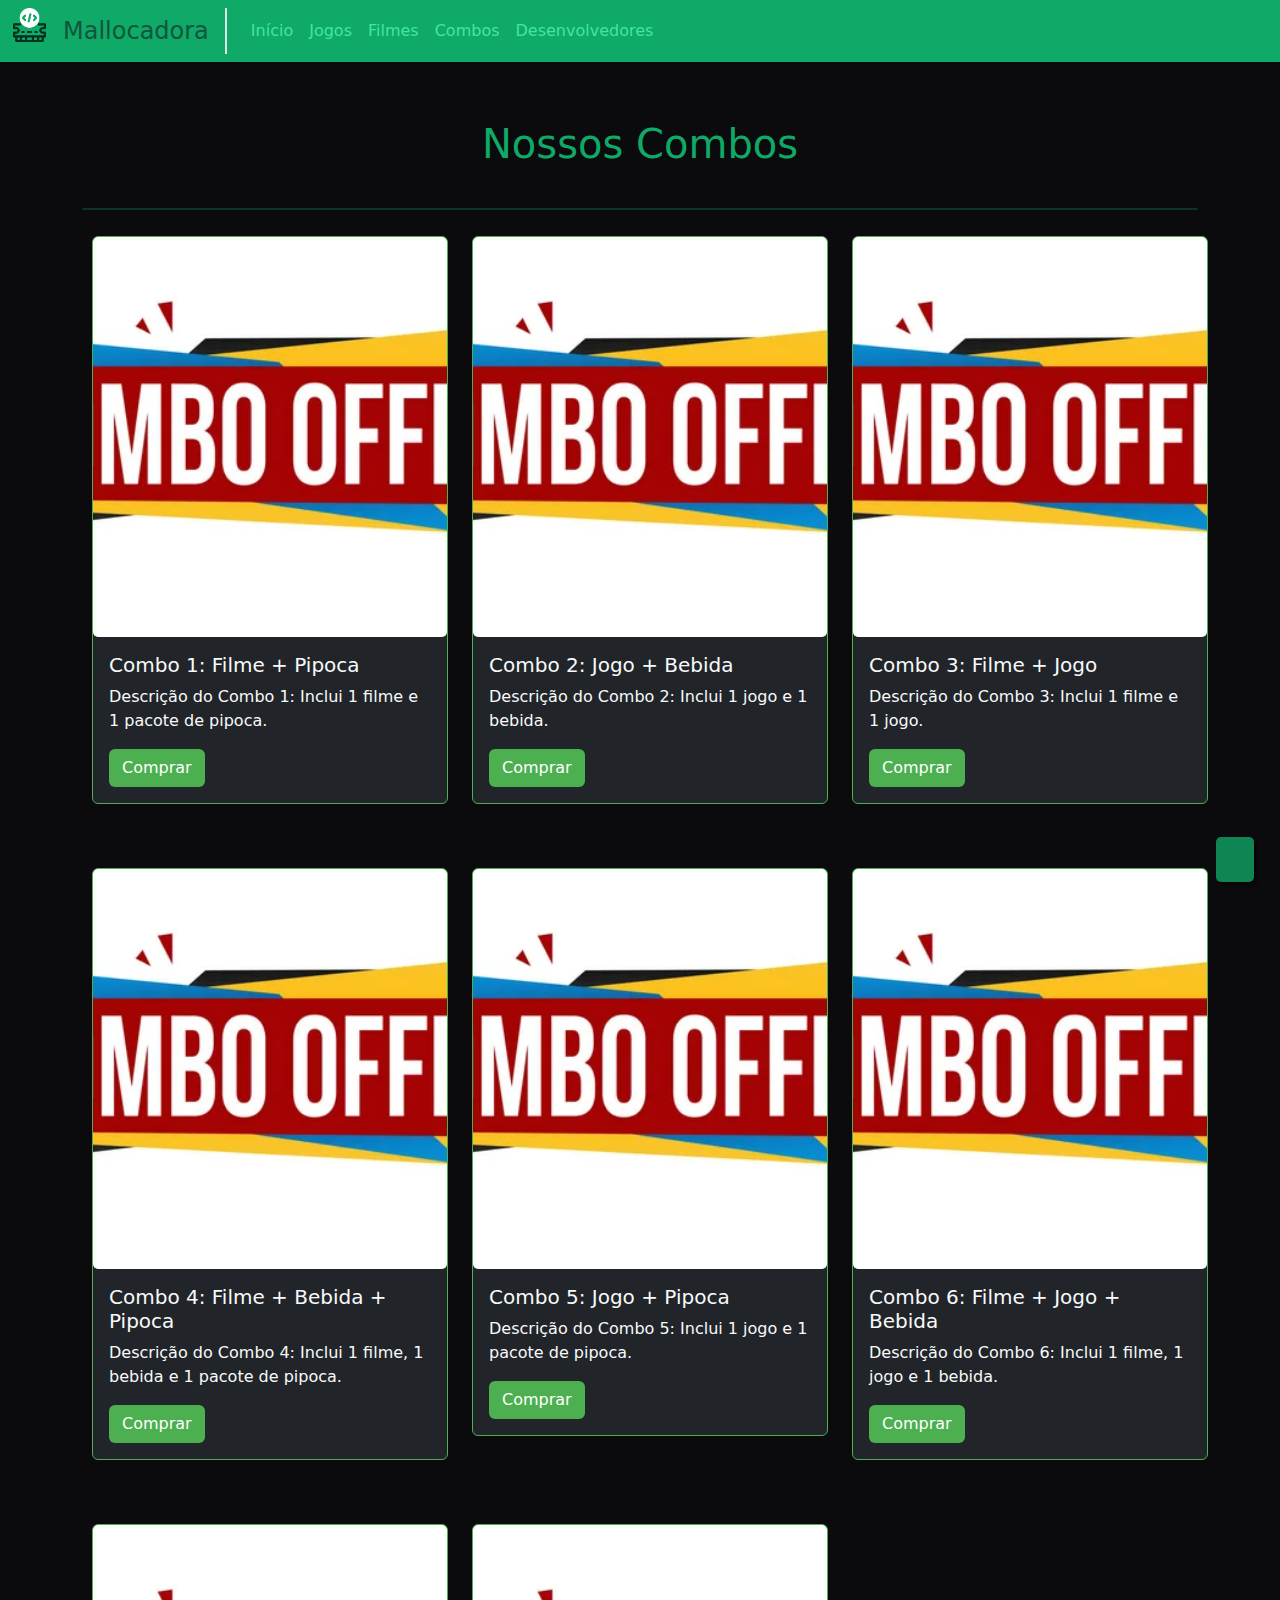
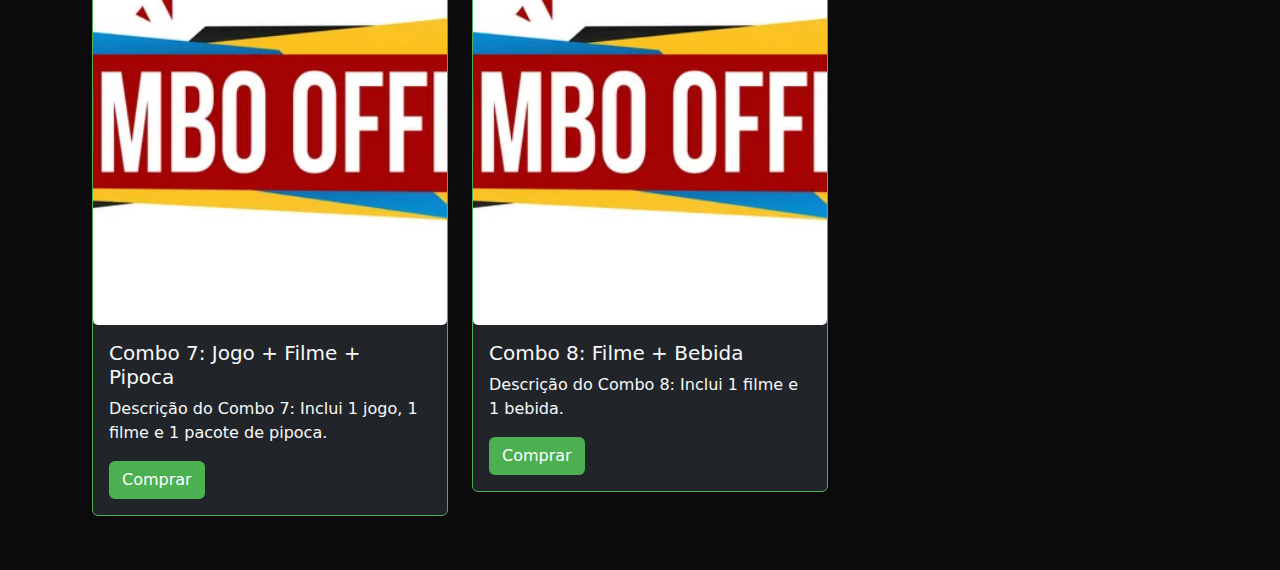
<file: src/view/combos.html>
<!doctype html>
<html lang="pt-br">

<head>
    <meta charset="utf-8">
    <meta name="viewport" content="width=device-width, initial-scale=1">
    <title>Mallocadora - Combos</title>
    <link href="https://cdn.jsdelivr.net/npm/bootstrap@5.3.3/dist/css/bootstrap.min.css" rel="stylesheet" integrity="sha384-QWTKZyjpPEjISv5WaRU9OFeRpok6YctnYmDr5pNlyT2bRjXh0JMhjY6hW+ALEwIH" crossorigin="anonymous">
    <link rel="stylesheet" href="../assets/css/cores.css">
    <link rel="stylesheet" href="../assets/css/index.css">
    <link rel="stylesheet" href="../assets/css/utilities.css">
    <link rel="icon" href="../assets/img/icons/mallocadora.png">
    <style>
        .card-midias img {
            height: 400px; /* Ajuste a altura conforme necessário */
            object-fit: cover; /* Garante que a imagem cubra totalmente o contêiner */
            width: 100%;
        }
        .card {
            margin-bottom: 30px;
        }
    </style>
</head>

<body class="bg-fundo-escuro">
    <header>
        <nav class="navbar navbar-expand-lg bg-verde-principal fixed-top">
            <div class="container-fluid">
                <div class="d-flex justify-items-center">
                    <div>
                        <img src="../assets/img/icons/mallocadora.png" alt="logo da mallocadora" id="logo-navbar">
                    </div>
                    <a class="fs-4 ps-3 navbar-brand text-verde-escuro-medio border border-2 border-start-0 border-top-0 border-bottom-0 pe-3" href="index.html">Mallocadora</a>
                </div>
                <button class="navbar-toggler" type="button" data-bs-toggle="collapse" data-bs-target="#navbarNavAltMarkup" aria-controls="navbarNavAltMarkup" aria-expanded="false" aria-label="Toggle navigation">
                    <span class="navbar-toggler-icon"></span>
                </button>
                <div class="collapse navbar-collapse" id="navbarNavAltMarkup">
                    <div class="navbar-nav" id="links-navbar">
                        <a class="nav-link" aria-current="page" href="index.html">Início</a>
                        <a class="nav-link" href="jogos.html">Jogos</a>
                        <a class="nav-link" href="filmes.html">Filmes</a>
                        <a class="nav-link" href="combos.html">Combos</a>
                        <a class="nav-link active" href="desenvolvedores.html">Desenvolvedores</a>
                    </div>
                </div>
            </div>
        </nav>
        <button class="bg-verde-principal-escuro" id="carrinho" onclick="comutarItensCarrinho()">
            <lord-icon src="https://cdn.lordicon.com/odavpkmb.json" trigger="hover"
                colors="primary:#effef7,secondary:#0fa968">
            </lord-icon>
        </button>
    </header>

    <main class="text-verde-principal mt-5 pt-5">
        <div class="container">
            <h1 class="text-center py-4">Nossos Combos</h1>
            <hr class="text-verde-principal border-2 rounded">
            <div class="row">
                <!-- Card de Combo 1 -->
                <div class="col-md-4 mb-4">
                    <div class="card bg-dark text-light position-relative card-midias">
                        <img src="../assets/img/combos/combo-1.jpg" class="card-img-top" alt="Combo 1">
                        <div class="card-body">
                            <h5 class="card-title">Combo 1: Filme + Pipoca</h5>
                            <p class="card-text">Descrição do Combo 1: Inclui 1 filme e 1 pacote de pipoca.</p>
                            <a class="btn btn-verde-principal" onclick="adicionarItemCarrinho('Combo 1', 45)">Comprar</a>
                        </div>
                    </div>
                </div>
                <!-- Card de Combo 2 -->
                <div class="col-md-4 mb-4">
                    <div class="card bg-dark text-light position-relative card-midias">
                        <img src="../assets/img/combos/combo-1.jpg" class="card-img-top" alt="Combo 2">
                        <div class="card-body">
                            <h5 class="card-title">Combo 2: Jogo + Bebida</h5>
                            <p class="card-text">Descrição do Combo 2: Inclui 1 jogo e 1 bebida.</p>
                            <a class="btn btn-verde-principal" onclick="adicionarItemCarrinho('Combo 2', 45)">Comprar</a>
                        </div>
                    </div>
                </div>
                <!-- Card de Combo 3 -->
                <div class="col-md-4 mb-4">
                    <div class="card bg-dark text-light position-relative card-midias">
                        <img src="../assets/img/combos/combo-1.jpg" class="card-img-top" alt="Combo 3">
                        <div class="card-body">
                            <h5 class="card-title">Combo 3: Filme + Jogo</h5>
                            <p class="card-text">Descrição do Combo 3: Inclui 1 filme e 1 jogo.</p>
                            <a class="btn btn-verde-principal" onclick="adicionarItemCarrinho('Combo 3', 55)">Comprar</a>
                        </div>
                    </div>
                </div>
                <!-- Card de Combo 4 -->
                <div class="col-md-4 mb-4">
                    <div class="card bg-dark text-light position-relative card-midias">
                        <img src="../assets/img/combos/combo-1.jpg" class="card-img-top" alt="Combo 4">
                        <div class="card-body">
                            <h5 class="card-title">Combo 4: Filme + Bebida + Pipoca</h5>
                            <p class="card-text">Descrição do Combo 4: Inclui 1 filme, 1 bebida e 1 pacote de pipoca.</p>
                            <a class="btn btn-verde-principal" onclick="adicionarItemCarrinho('Combo 4', 53)">Comprar</a>
                        </div>
                    </div>
                </div>
                <!-- Card de Combo 5 -->
                <div class="col-md-4 mb-4">
                    <div class="card bg-dark text-light position-relative card-midias">
                        <img src="../assets/img/combos/combo-1.jpg" class="card-img-top" alt="Combo 5">
                        <div class="card-body">
                            <h5 class="card-title">Combo 5: Jogo + Pipoca</h5>
                            <p class="card-text">Descrição do Combo 5: Inclui 1 jogo e 1 pacote de pipoca.</p>
                            <a class="btn btn-verde-principal" onclick="adicionarItemCarrinho('Combo 5', 50)">Comprar</a>
                        </div>
                    </div>
                </div>
                <!-- Card de Combo 6 -->
                <div class="col-md-4 mb-4">
                    <div class="card bg-dark text-light position-relative card-midias">
                        <img src="../assets/img/combos/combo-1.jpg" class="card-img-top" alt="Combo 6">
                        <div class="card-body">
                            <h5 class="card-title">Combo 6: Filme + Jogo + Bebida</h5>
                            <p class="card-text">Descrição do Combo 6: Inclui 1 filme, 1 jogo e 1 bebida.</p>
                            <a class="btn btn-verde-principal" onclick="adicionarItemCarrinho('Combo 6', 60)">Comprar</a>
                        </div>
                    </div>
                </div>
                <!-- Card de Combo 7 -->
                <div class="col-md-4 mb-4">
                    <div class="card bg-dark text-light position-relative card-midias">
                        <img src="../assets/img/combos/combo-1.jpg" class="card-img-top" alt="Combo 7">
                        <div class="card-body">
                            <h5 class="card-title">Combo 7: Jogo + Filme + Pipoca</h5>
                            <p class="card-text">Descrição do Combo 7: Inclui 1 jogo, 1 filme e 1 pacote de pipoca.</p>
                            <a class="btn btn-verde-principal" onclick="adicionarItemCarrinho('Combo 7', 62)">Comprar</a>
                        </div>
                    </div>
                </div>
                <!-- Card de Combo 8 -->
                <div class="col-md-4 mb-4">
                    <div class="card bg-dark text-light position-relative card-midias">
                        <img src="../assets/img/combos/combo-1.jpg" class="card-img-top" alt="Combo 8">
                        <div class="card-body">
                            <h5 class="card-title">Combo 8: Filme + Bebida</h5>
                            <p class="card-text">Descrição do Combo 8: Inclui 1 filme e 1 bebida.</p>
                            <a class="btn btn-verde-principal" onclick="adicionarItemCarrinho('Combo 8', 45)">Comprar</a>
                        </div>
                    </div>
                </div>
    </main>
            <aside class="bg-dark position-fixed d-inline-block" id="itens-carrinho">
                <button class="d-inline-block position-absolute"                        
                        id="fechar-itens-carrinho"
                        onclick="comutarItensCarrinho()">
                    <img src="../assets/img/icons/fechar.svg" alt="">
                </button>
                <h2 class="text-verde-claro text-center">Itens Alugados</h2>
                <hr>
                <ol id="lista-itens-alugados" class="overflow-y-scroll h-50">
                </ol>
                <hr>
                <div id="totais">
                    <p class="fs-2">Total: R$ <span class="text-verde-claro fw-bold" id="total-itens-alugados">0</span></p>
                </div>
            </aside>
            <footer>
        
            </footer>
            <script src="https://cdn.jsdelivr.net/npm/bootstrap@5.3.3/dist/js/bootstrap.bundle.min.js"
                integrity="sha384-YvpcrYf0tY3lHB60NNkmXc5s9fDVZLESaAA55NDzOxhy9GkcIdslK1eN7N6jIeHz"
                crossorigin="anonymous"></script>
            <script src="../js/index.js"></script>
            <script src="https://cdn.lordicon.com/lordicon.js"></script>
</body>
        
</html>
</file>
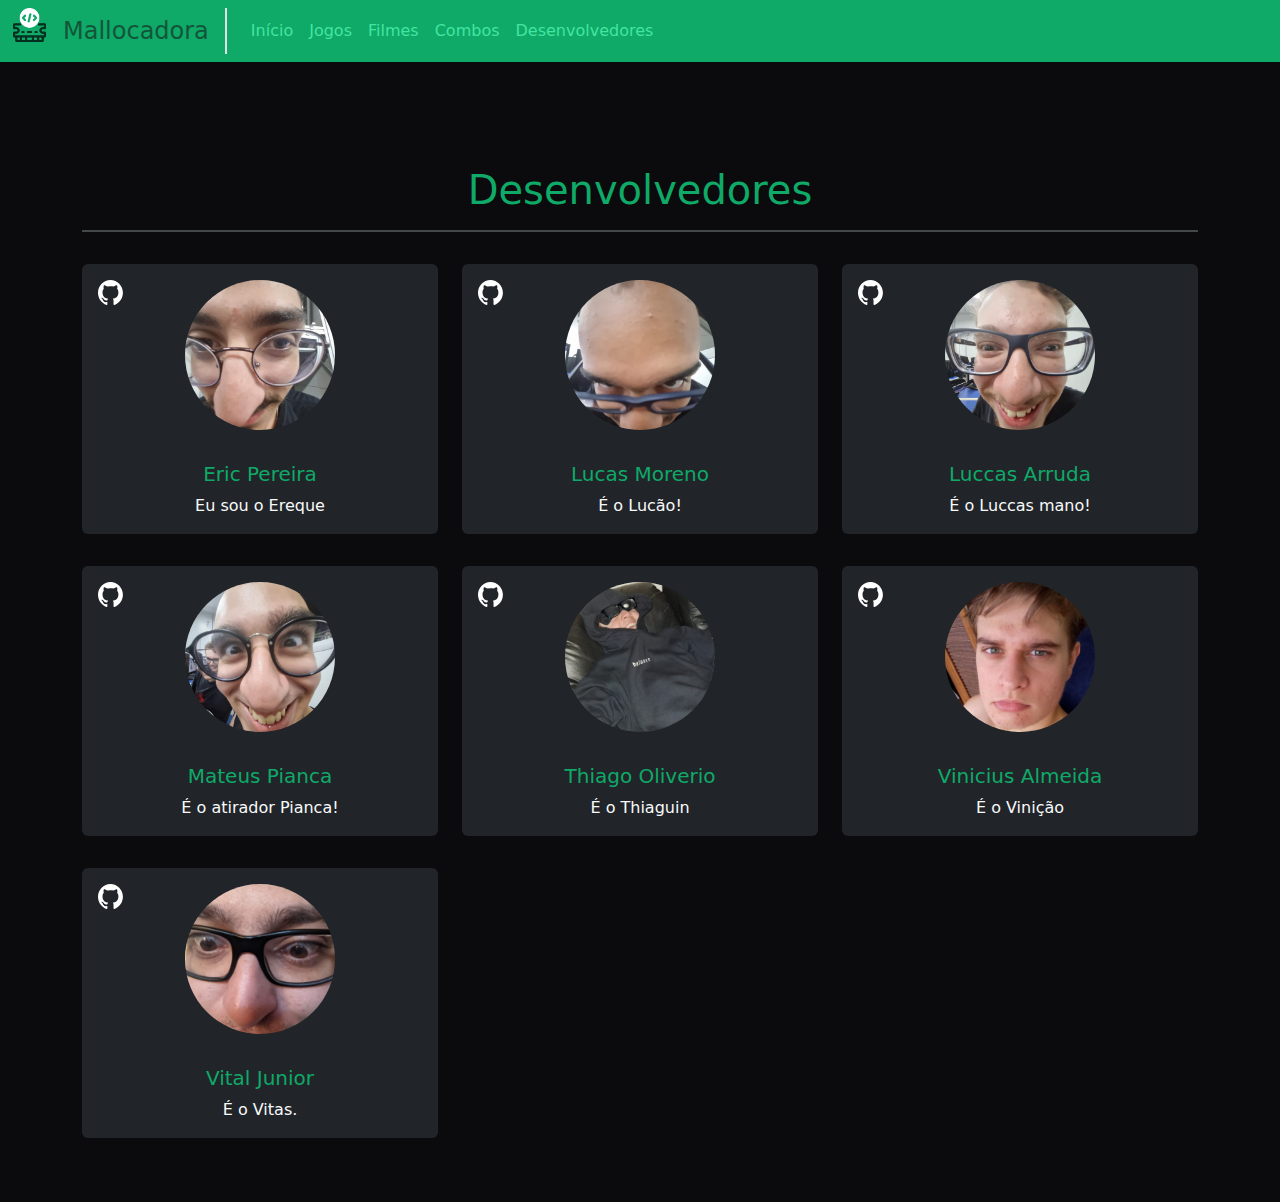
<file: src/view/desenvolvedores.html>
<!doctype html>
<html lang="pt-br">

<head>
    <meta charset="utf-8">
    <meta name="viewport" content="width=device-width, initial-scale=1">
    <title>Mallocadora - Desenvolvedores</title>
    <link href="https://cdn.jsdelivr.net/npm/bootstrap@5.3.3/dist/css/bootstrap.min.css" rel="stylesheet" integrity="sha384-QWTKZyjpPEjISv5WaRU9OFeRpok6YctnYmDr5pNlyT2bRjXh0JMhjY6hW+ALEwIH" crossorigin="anonymous">
    <link rel="stylesheet" href="../assets/css/cores.css">
    <link rel="stylesheet" href="../assets/css/index.css">
    <link rel="stylesheet" href="../assets/css/utilities.css">
    <link rel="stylesheet" href="../assets/css/desenvolvedores.css">
    <link rel="icon" href="../assets/img/icons/mallocadora.png">
</head>

<body class="bg-fundo-escuro">
    <header>
        <nav class="navbar navbar-expand-lg bg-verde-principal fixed-top d-flex">
            <div class="container-fluid">
                <div class="d-flex justify-items-center">
                    <div>
                        <img src="../assets/img/icons/mallocadora.png" alt="logo da mallocadora" id="logo-navbar">
                    </div>
                    <a class="fs-4 ps-3 navbar-brand text-verde-escuro-medio border border-2 border-start-0 border-top-0 border-bottom-0 pe-3"
                        href="../view/index.html">Mallocadora</a>
                </div>
                <button class="navbar-toggler" type="button" data-bs-toggle="collapse" data-bs-target="#navbarNavAltMarkup"
                    aria-controls="navbarNavAltMarkup" aria-expanded="false" aria-label="Toggle navigation">
                    <span class="navbar-toggler-icon"></span>
                </button>
                <div class="collapse navbar-collapse" id="navbarNavAltMarkup">
                    <div class="navbar-nav" id="links-navbar">
                        <a class="nav-link" aria-current="page" href="index.html">Início</a>
                        <a class="nav-link" href="jogos.html">Jogos</a>
                        <a class="nav-link" href="filmes.html">Filmes</a>
                        <a class="nav-link" href="combos.html">Combos</a>
                        <a class="nav-link active" href="desenvolvedores.html">Desenvolvedores</a>
                    </div>
                </div>
            </div>
        </nav>
    </header>
    <main class="text-verde-principal container py-5">
        <h1 class="text-center pt-5">Desenvolvedores</h1>
        <hr class="border-2 text-verde-muito-claro">
        <div class="row">
            <!-- Desenvolvedor 1 -->
            <div class="col-lg-4 col-md-6 col-sm-12 my-3 position-relative">
                <div class="card bg-dark text-light card-dev border-0">
                    <img src="../assets/img/desenvolvedores/dev1.jpg" class="card-img-top rounded-circle mx-auto my-3" alt="Desenvolvedor 1" style="width: 150px; height: 150px;">
                    <div class="card-body text-center">
                        <h5 class="card-title text-verde-principal">Eric Pereira</h5>
                        <p class="card-text">Eu sou o Ereque</p>
                    </div>
                    <a  href="https://github.com/eusouoereque" 
                        class="position-absolute links-github m-3" 
                        target="_blank">
                        <img src="../assets/img/icons/github-branco.svg" alt="">
                    </a>
                </div>
            </div>
            <!-- Desenvolvedor 2 -->
            <div class="col-lg-4 col-md-6 col-sm-12 my-3">
                <div class="card bg-dark text-light card-dev border-0">
                    <img src="../assets/img/desenvolvedores/dev2.jpg" class="card-img-top rounded-circle mx-auto my-3" alt="Desenvolvedor 2" style="width: 150px; height: 150px;">
                    <div class="card-body text-center">
                        <h5 class="card-title text-verde-principal">Lucas Moreno</h5>
                        <p class="card-text">É o Lucão!</p>
                    </div>
                    <a  href="https://github.com/BrSchang" 
                        class="position-absolute links-github m-3" 
                        target="_blank">
                        <img src="../assets/img/icons/github-branco.svg" alt="">
                    </a>
                </div>
            </div>
            <!-- Desenvolvedor 3 -->
            <div class="col-lg-4 col-md-6 col-sm-12 my-3">
                <div class="card bg-dark text-light card-dev border-0">
                    <img src="../assets/img/desenvolvedores/dev3.jpg" class="card-img-top rounded-circle mx-auto my-3" alt="Desenvolvedor 3" style="width: 150px; height: 150px;">
                    <div class="card-body text-center">
                        <h5 class="card-title text-verde-principal">Luccas Arruda</h5>
                        <p class="card-text">É o Luccas mano!</p>
                    </div>
                    <a  href="https://github.com/LuccasArruda" 
                        class="position-absolute links-github m-3" 
                        target="_blank">
                        <img src="../assets/img/icons/github-branco.svg" alt="">
                    </a>
                </div>
            </div>
            <!-- Desenvolvedor 4 -->
            <div class="col-lg-4 col-md-6 col-sm-12 my-3">
                <div class="card bg-dark text-light card-dev border-0">
                    <img src="../assets/img/desenvolvedores/dev4.jpg" class="card-img-top rounded-circle mx-auto my-3" alt="Desenvolvedor 4" style="width: 150px; height: 150px;">
                    <div class="card-body text-center">
                        <h5 class="card-title text-verde-principal">Mateus Pianca</h5>
                        <p class="card-text">É o atirador Pianca!</p>
                    </div>
                    <a  href="https://github.com/skyblockfire" 
                        class="position-absolute links-github m-3" 
                        target="_blank">
                        <img src="../assets/img/icons/github-branco.svg" alt="">
                    </a>
                </div>
            </div>
            <!-- Desenvolvedor 5 -->
            <div class="col-lg-4 col-md-6 col-sm-12 my-3">
                <div class="card bg-dark text-light card-dev border-0">
                    <img src="../assets/img/desenvolvedores/dev5.jpg" class="card-img-top rounded-circle mx-auto my-3" alt="Desenvolvedor 5" style="width: 150px; height: 150px;">
                    <div class="card-body text-center">
                        <h5 class="card-title text-verde-principal">Thiago Oliverio</h5>
                        <p class="card-text">É o Thiaguin</p>
                    </div>
                    <a  href="https://github.com/thiagovoliverio" 
                        class="position-absolute links-github m-3" 
                        target="_blank">
                        <img src="../assets/img/icons/github-branco.svg" alt="">
                    </a>
                </div>
            </div>
            <!-- Desenvolvedor 6 -->
            <div class="col-lg-4 col-md-6 col-sm-12 my-3">
                <div class="card bg-dark text-light card-dev border-0">
                    <img src="../assets/img/desenvolvedores/vinição.jpg" class="card-img-top rounded-circle mx-auto my-3" alt="Desenvolvedor 6" style="width: 150px; height: 150px;">
                    <div class="card-body text-center">
                        <h5 class="card-title text-verde-principal">Vinicius Almeida</h5>
                        <p class="card-text">É o Vinição</p>
                    </div>
                    <a  href="https://github.com/VProvolone" 
                        class="position-absolute links-github m-3" 
                        target="_blank">
                        <img src="../assets/img/icons/github-branco.svg" alt="">
                    </a>
                </div>
            </div>
            <!-- Desenvolvedor 7 -->
            <div class="col-lg-4 col-md-6 col-sm-12 my-3">
                <div class="card bg-dark text-light card-dev border-0">
                    <img src="../assets/img/desenvolvedores/vitalzao.jpg" class="card-img-top rounded-circle mx-auto my-3" alt="Desenvolvedor 6" style="width: 150px; height: 150px;">
                    <div class="card-body text-center">
                        <h5 class="card-title text-verde-principal">Vital Junior</h5>
                        <p class="card-text">É o Vitas.</p>
                    </div>
                    <a  href="https://github.com/vitalju" 
                        class="position-absolute links-github m-3" 
                        target="_blank">
                        <img src="../assets/img/icons/github-branco.svg" alt="">
                    </a>
                </div>
            </div>
        </div>
    </main>
    <footer>

    </footer>
    <script src="https://cdn.jsdelivr.net/npm/bootstrap@5.3.3/dist/js/bootstrap.bundle.min.js"
        integrity="sha384-YvpcrYf0tY3lHB60NNkmXc5s9fDVZLESaAA55NDzOxhy9GkcIdslK1eN7N6jIeHz"
        crossorigin="anonymous"></script>
</body>

</html>
</file>
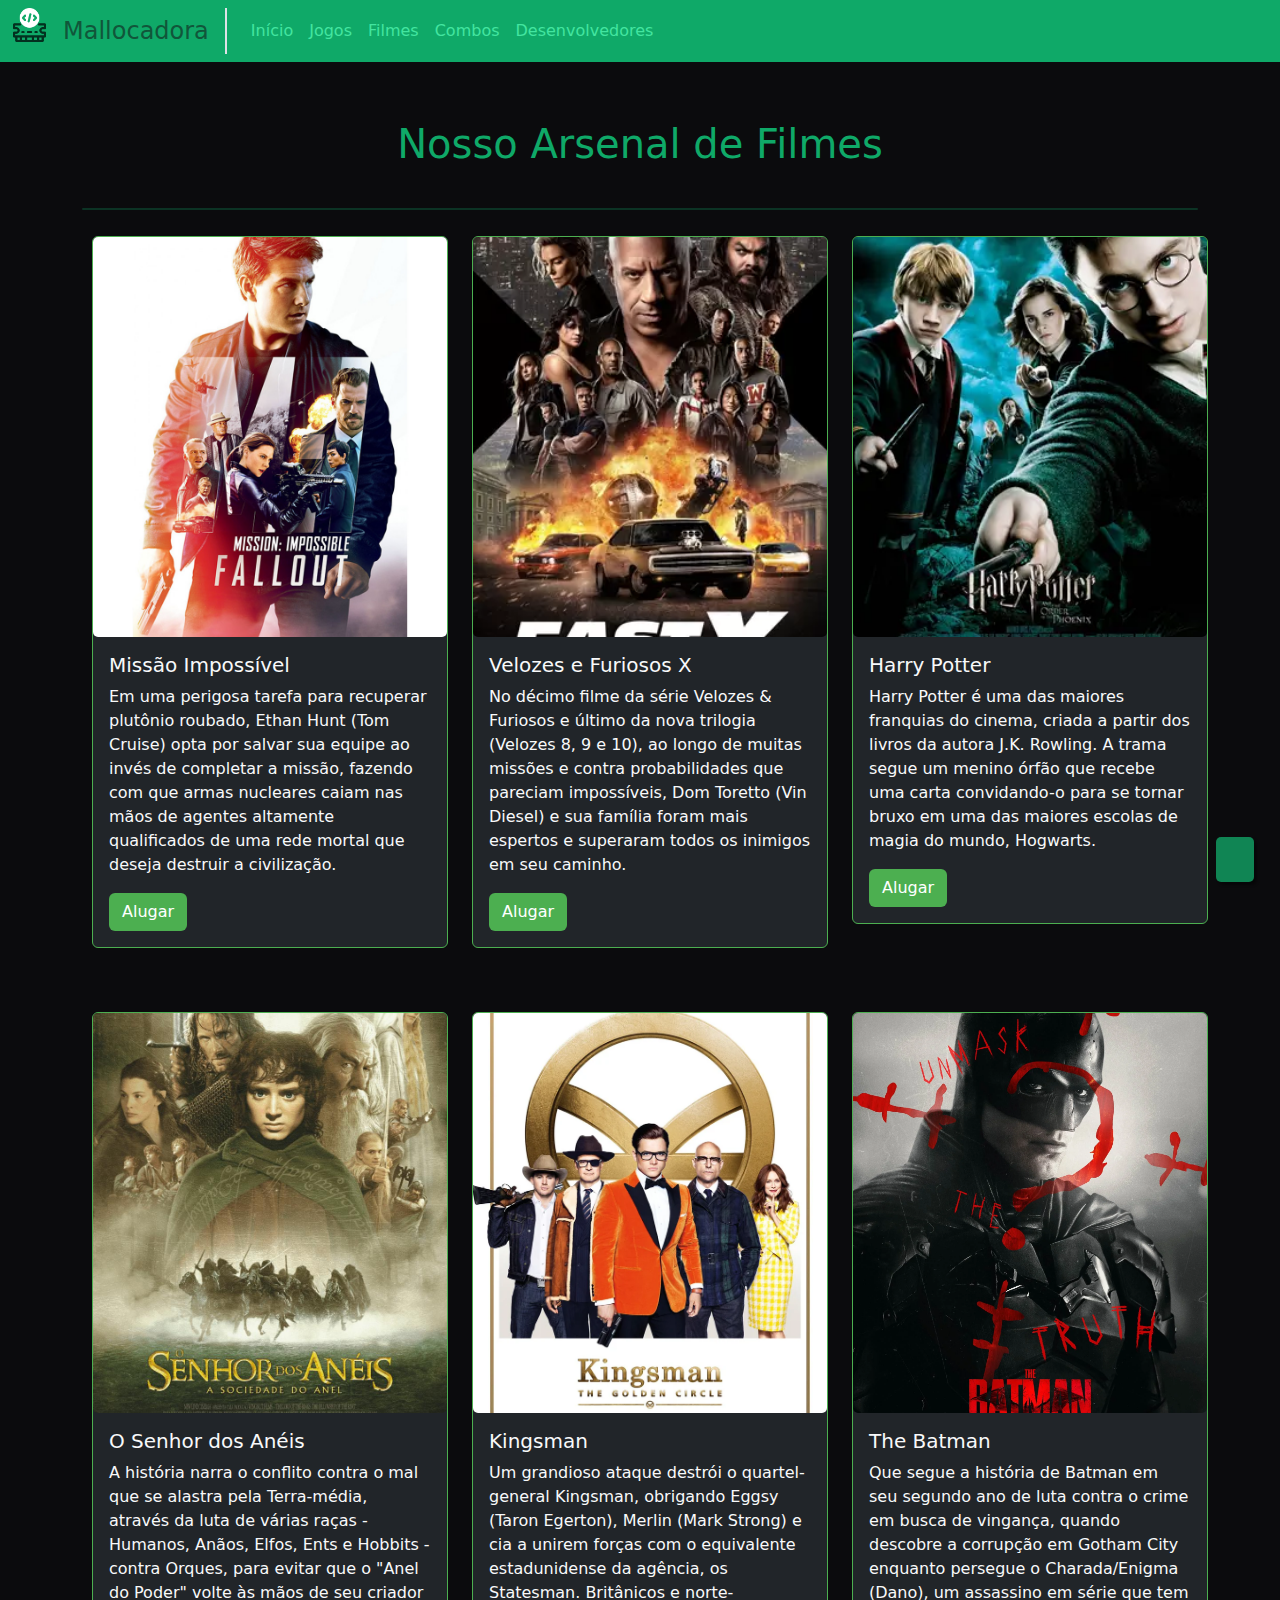
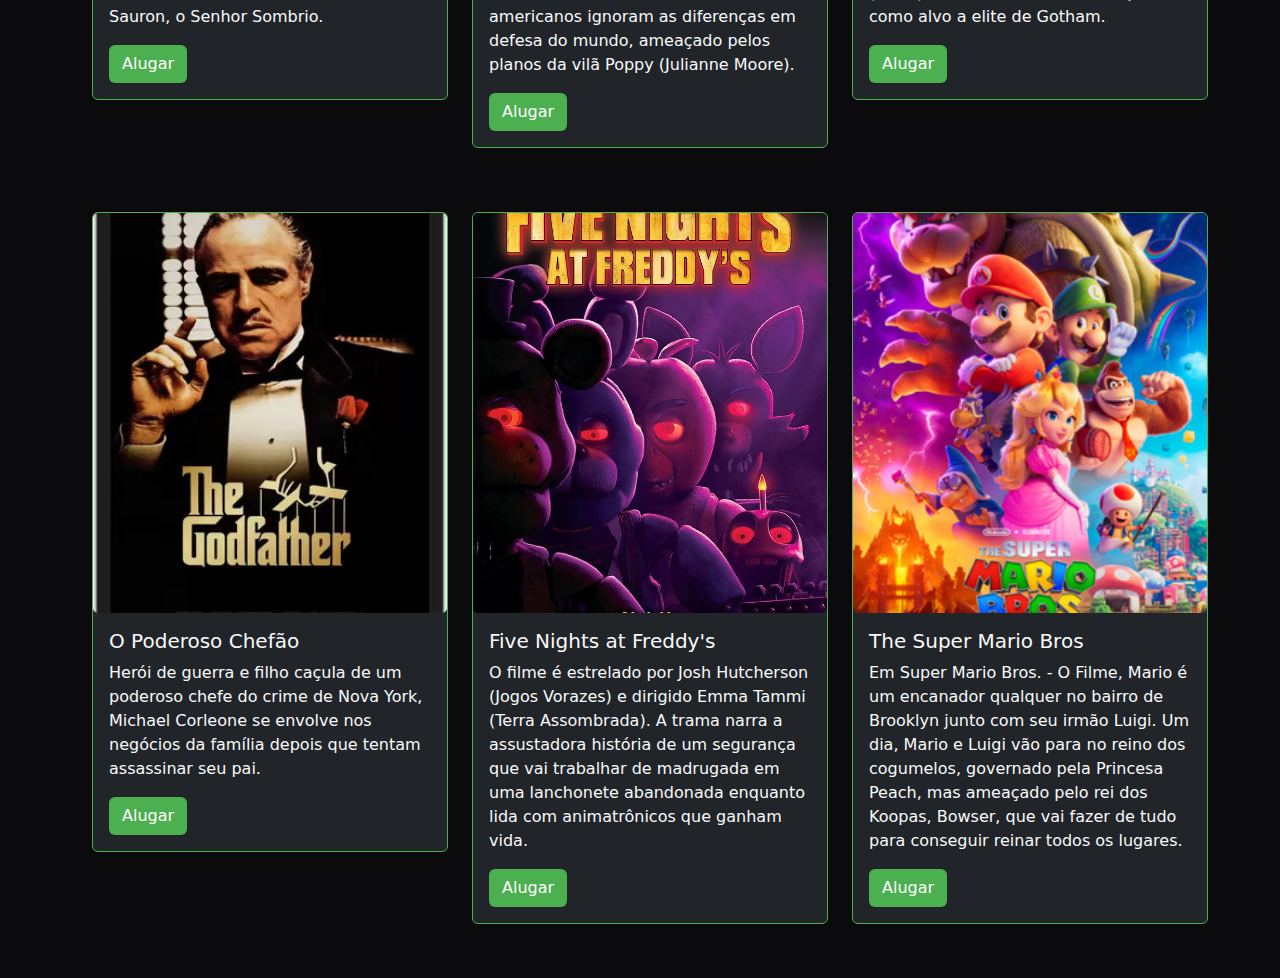
<file: src/view/filmes.html>
<!doctype html>
<html lang="pt-br">

<head>
    <meta charset="utf-8">
    <meta name="viewport" content="width=device-width, initial-scale=1">
    <title>Mallocadora - Filmes</title>
    <link href="https://cdn.jsdelivr.net/npm/bootstrap@5.3.3/dist/css/bootstrap.min.css" rel="stylesheet" integrity="sha384-QWTKZyjpPEjISv5WaRU9OFeRpok6YctnYmDr5pNlyT2bRjXh0JMhjY6hW+ALEwIH" crossorigin="anonymous">
    <link rel="stylesheet" href="../assets/css/cores.css">
    <link rel="stylesheet" href="../assets/css/index.css">
    <link rel="stylesheet" href="../assets/css/utilities.css">
    <link rel="icon" href="../assets/img/icons/mallocadora.png">
    <style>
        .card-midias img {
            height: 400px; /* Ajuste a altura conforme necessário */
            object-fit: cover; /* Garante que a imagem cubra totalmente o contêiner */
            width: 100%;
        }
        .card {
            margin-bottom: 30px;
        }
    </style>
</head>

<body class="bg-fundo-escuro">
    <header>
        <nav class="navbar navbar-expand-lg bg-verde-principal fixed-top">
            <div class="container-fluid">
                <div class="d-flex justify-items-center">
                    <div>
                        <img src="../assets/img/icons/mallocadora.png" alt="logo da mallocadora" id="logo-navbar">
                    </div>
                    <a class="fs-4 ps-3 navbar-brand text-verde-escuro-medio border border-2 border-start-0 border-top-0 border-bottom-0 pe-3" href="index.html">Mallocadora</a>
                </div>
                <button class="navbar-toggler" type="button" data-bs-toggle="collapse" data-bs-target="#navbarNavAltMarkup" aria-controls="navbarNavAltMarkup" aria-expanded="false" aria-label="Toggle navigation">
                    <span class="navbar-toggler-icon"></span>
                </button>
                <div class="collapse navbar-collapse" id="navbarNavAltMarkup">
                    <div class="navbar-nav" id="links-navbar">
                        <a class="nav-link" aria-current="page" href="index.html">Início</a>
                        <a class="nav-link" href="jogos.html">Jogos</a>
                        <a class="nav-link" href="filmes.html">Filmes</a>
                        <a class="nav-link" href="combos.html">Combos</a>
                        <a class="nav-link active" href="desenvolvedores.html">Desenvolvedores</a>
                    </div>
                </div>
            </div>
        </nav>
        <button class="bg-verde-principal-escuro" id="carrinho" onclick="comutarItensCarrinho()">
            <lord-icon src="https://cdn.lordicon.com/odavpkmb.json" trigger="hover"
                colors="primary:#effef7,secondary:#0fa968">
            </lord-icon>
        </button>
    </header>

    <main class="text-verde-principal mt-5 pt-5">
        <div class="container">
            <h1 class="text-center py-4">Nosso Arsenal de Filmes</h1>
            <hr class="text-verde-principal border-2 rounded">
            <div class="row">
                <!-- Card de Filme 1 -->
                <div class="col-md-4 mb-4">
                    <div class="card bg-dark text-light position-relative card-midias">
                        <img src="../assets/img/missao-impossivel-banner.jpg" class="card-img-top" alt="Missão Impossível">
                        <div class="card-body">
                            <h5 class="card-title">Missão Impossível</h5>
                            <p class="card-text">Em uma perigosa tarefa para recuperar plutônio roubado, Ethan Hunt (Tom Cruise) opta por salvar 
                                sua equipe ao invés de completar a missão, fazendo com que armas nucleares caiam nas mãos de agentes altamente qualificados 
                                de uma rede mortal que deseja destruir a civilização.</p>
                            <a class="btn btn-verde-principal" onclick="adicionarItemCarrinho('Missão Impossível: Efeito Fallout', 20)">Alugar</a>
                        </div>
                    </div>
                </div>
                <!-- Card de Filme 2 -->
                <div class="col-md-4 mb-4">
                    <div class="card bg-dark text-light position-relative card-midias">
                        <img src="../assets/img/velozes-e-furiosos-x.jpg" class="card-img-top" alt="Velozes e Furiosos X">
                        <div class="card-body">
                            <h5 class="card-title">Velozes e Furiosos X</h5>
                            <p class="card-text"> No décimo filme da série Velozes & Furiosos e último da nova trilogia (Velozes 8, 9 e 10), ao longo de 
                                muitas missões e contra probabilidades que pareciam impossíveis, Dom Toretto (Vin Diesel) e sua família foram mais espertos e superaram todos os inimigos em seu caminho.</p>
                            <a class="btn btn-verde-principal" onclick="adicionarItemCarrinho('Velozes e Furiosos X', 18)">Alugar</a>
                        </div>
                    </div>
                </div>
                <!-- Card de Filme 3 -->
                <div class="col-md-4 mb-4">
                    <div class="card bg-dark text-light position-relative card-midias">
                        <img src="../assets/img/harry-potter.jpg" class="card-img-top" alt="Harry Potter">
                        <div class="card-body">
                            <h5 class="card-title">Harry Potter</h5>
                            <p class="card-text">Harry Potter é uma das maiores franquias do cinema, criada a partir dos livros da autora J.K. Rowling. 
                                A trama segue um menino órfão que recebe uma carta convidando-o para se tornar bruxo em uma das maiores escolas de magia do mundo, Hogwarts.</p>
                            <a class="btn btn-verde-principal" onclick="adicionarItemCarrinho('Harry Potter', 15)">Alugar</a>
                        </div>
                    </div>
                </div>
                <!-- Card de Filme 4 -->
                <div class="col-md-4 mb-4">
                    <div class="card bg-dark text-light position-relative card-midias">
                        <img src="../assets/img/o-senhor-dos-aneis.jpg" class="card-img-top" alt="O Senhor dos Anéis">
                        <div class="card-body">
                            <h5 class="card-title">O Senhor dos Anéis</h5>
                            <p class="card-text">A história narra o conflito contra o mal que se alastra pela Terra-média, através da luta de 
                                várias raças - Humanos, Anãos, Elfos, Ents e Hobbits - contra Orques, para evitar que o "Anel do Poder" volte às mãos de seu criador Sauron, o Senhor Sombrio.</p>
                            <a class="btn btn-verde-principal" onclick="adicionarItemCarrinho('O Senhor dos Anéis', 22)">Alugar</a>
                        </div>
                    </div>
                </div>
                <!-- Card de Filme 5 -->
                <div class="col-md-4 mb-4">
                    <div class="card bg-dark text-light position-relative card-midias">
                        <img src="../assets/img/kingsman.jpg" class="card-img-top" alt="Kingsman">
                        <div class="card-body">
                            <h5 class="card-title">Kingsman</h5>
                            <p class="card-text">Um grandioso ataque destrói o quartel-general Kingsman, obrigando Eggsy (Taron Egerton), 
                                Merlin (Mark Strong) e cia a unirem forças com o equivalente estadunidense da agência, os Statesman. 
                                Britânicos e norte-americanos ignoram as diferenças em defesa do mundo, ameaçado pelos planos da vilã Poppy (Julianne Moore).</p>
                            <a class="btn btn-verde-principal" onclick="adicionarItemCarrinho('Kingsman', 19)">Alugar</a>
                        </div>
                    </div>
                </div>
                <!-- Card de Filme 6 -->
                <div class="col-md-4 mb-4">
                    <div class="card bg-dark text-light position-relative card-midias">
                        <img src="../assets/img/the-batman.jpg" class="card-img-top" alt="The Batman">
                        <div class="card-body">
                            <h5 class="card-title">The Batman</h5>
                            <p class="card-text">Que segue a história de Batman em seu segundo ano de luta contra o crime em busca de vingança, 
                                quando descobre a corrupção em Gotham City enquanto persegue o Charada/Enigma (Dano), um assassino em série que tem como alvo a elite de Gotham.</p>
                            <a class="btn btn-verde-principal" onclick="adicionarItemCarrinho('The Batman', 20)">Alugar</a>
                        </div>
                    </div>
                </div>
                <!-- Card de Filme 7 -->
                <div class="col-md-4 mb-4">
                    <div class="card bg-dark text-light position-relative card-midias">
                        <img src="../assets/img/o-poderoso-chefao.jpg" class="card-img-top" alt="O Poderoso Chefão">
                        <div class="card-body">
                            <h5 class="card-title">O Poderoso Chefão</h5>
                            <p class="card-text">Herói de guerra e filho caçula de um poderoso chefe do crime de Nova York, 
                                Michael Corleone se envolve nos negócios da família depois que tentam assassinar seu pai.</p>
                            <a class="btn btn-verde-principal" onclick="adicionarItemCarrinho('O Poderoso Chefão', 25)">Alugar</a>
                        </div>
                    </div>
                </div>
                <!-- Card de Filme 8 -->
                <div class="col-md-4 mb-4">
                    <div class="card bg-dark text-light position-relative card-midias">
                        <img src="../assets/img/fnaf.jpg" class="card-img-top" alt="Five Nights at Freddy's">
                        <div class="card-body">
                            <h5 class="card-title">Five Nights at Freddy's</h5>
                            <p class="card-text">O filme é estrelado por Josh Hutcherson (Jogos Vorazes) e dirigido Emma Tammi (Terra Assombrada). 
                                A trama narra a assustadora história de um segurança que vai trabalhar de madrugada em uma lanchonete abandonada enquanto lida com animatrônicos que ganham vida.</p>
                            <a class="btn btn-verde-principal" onclick="adicionarItemCarrinho('Five Nights at Freddy\'s', 23)">Alugar</a>
                        </div>
                    </div>
                </div>
                <!-- Card de Filme 9 -->
                <div class="col-md-4 mb-4">
                    <div class="card bg-dark text-light position-relative card-midias">
                        <img src="../assets/img/mario.jpg" class="card-img-top" alt="The Super Mario Bros">
                        <div class="card-body">
                            <h5 class="card-title">The Super Mario Bros</h5>
                            <p class="card-text">Em Super Mario Bros. - O Filme, Mario é um encanador qualquer no bairro de Brooklyn junto com seu irmão Luigi. Um dia, Mario e Luigi 
                                vão para no reino dos cogumelos, governado pela Princesa Peach, mas ameaçado pelo rei dos Koopas, Bowser, que vai fazer de tudo para conseguir reinar todos os lugares.</p>
                            <a class="btn btn-verde-principal" onclick="adicionarItemCarrinho('The Super Mario Bros', 26)">Alugar</a>
                        </div>
                    </div>
                </div>
    </main>
                <aside class="bg-dark position-fixed d-inline-block" id="itens-carrinho">
                    <button class="d-inline-block position-absolute"                        
                            id="fechar-itens-carrinho"
                            onclick="comutarItensCarrinho()">
                        <img src="../assets/img/icons/fechar.svg" alt="">
                    </button>
                    <h2 class="text-verde-claro text-center">Itens Alugados</h2>
                    <hr>
                    <ol id="lista-itens-alugados" class="overflow-y-scroll h-50">
                    </ol>
                    <hr>
                    <div id="totais">
                        <p class="fs-2">Total: R$ <span class="text-verde-claro fw-bold" id="total-itens-alugados">0</span></p>
                    </div>
                </aside>
                <footer>

                </footer>
                <script src="https://cdn.jsdelivr.net/npm/bootstrap@5.3.3/dist/js/bootstrap.bundle.min.js"
                    integrity="sha384-YvpcrYf0tY3lHB60NNkmXc5s9fDVZLESaAA55NDzOxhy9GkcIdslK1eN7N6jIeHz"
                    crossorigin="anonymous"></script>
                <script src="../js/index.js"></script>
                <script src="https://cdn.lordicon.com/lordicon.js"></script>
</body>
            
</html>
</file>
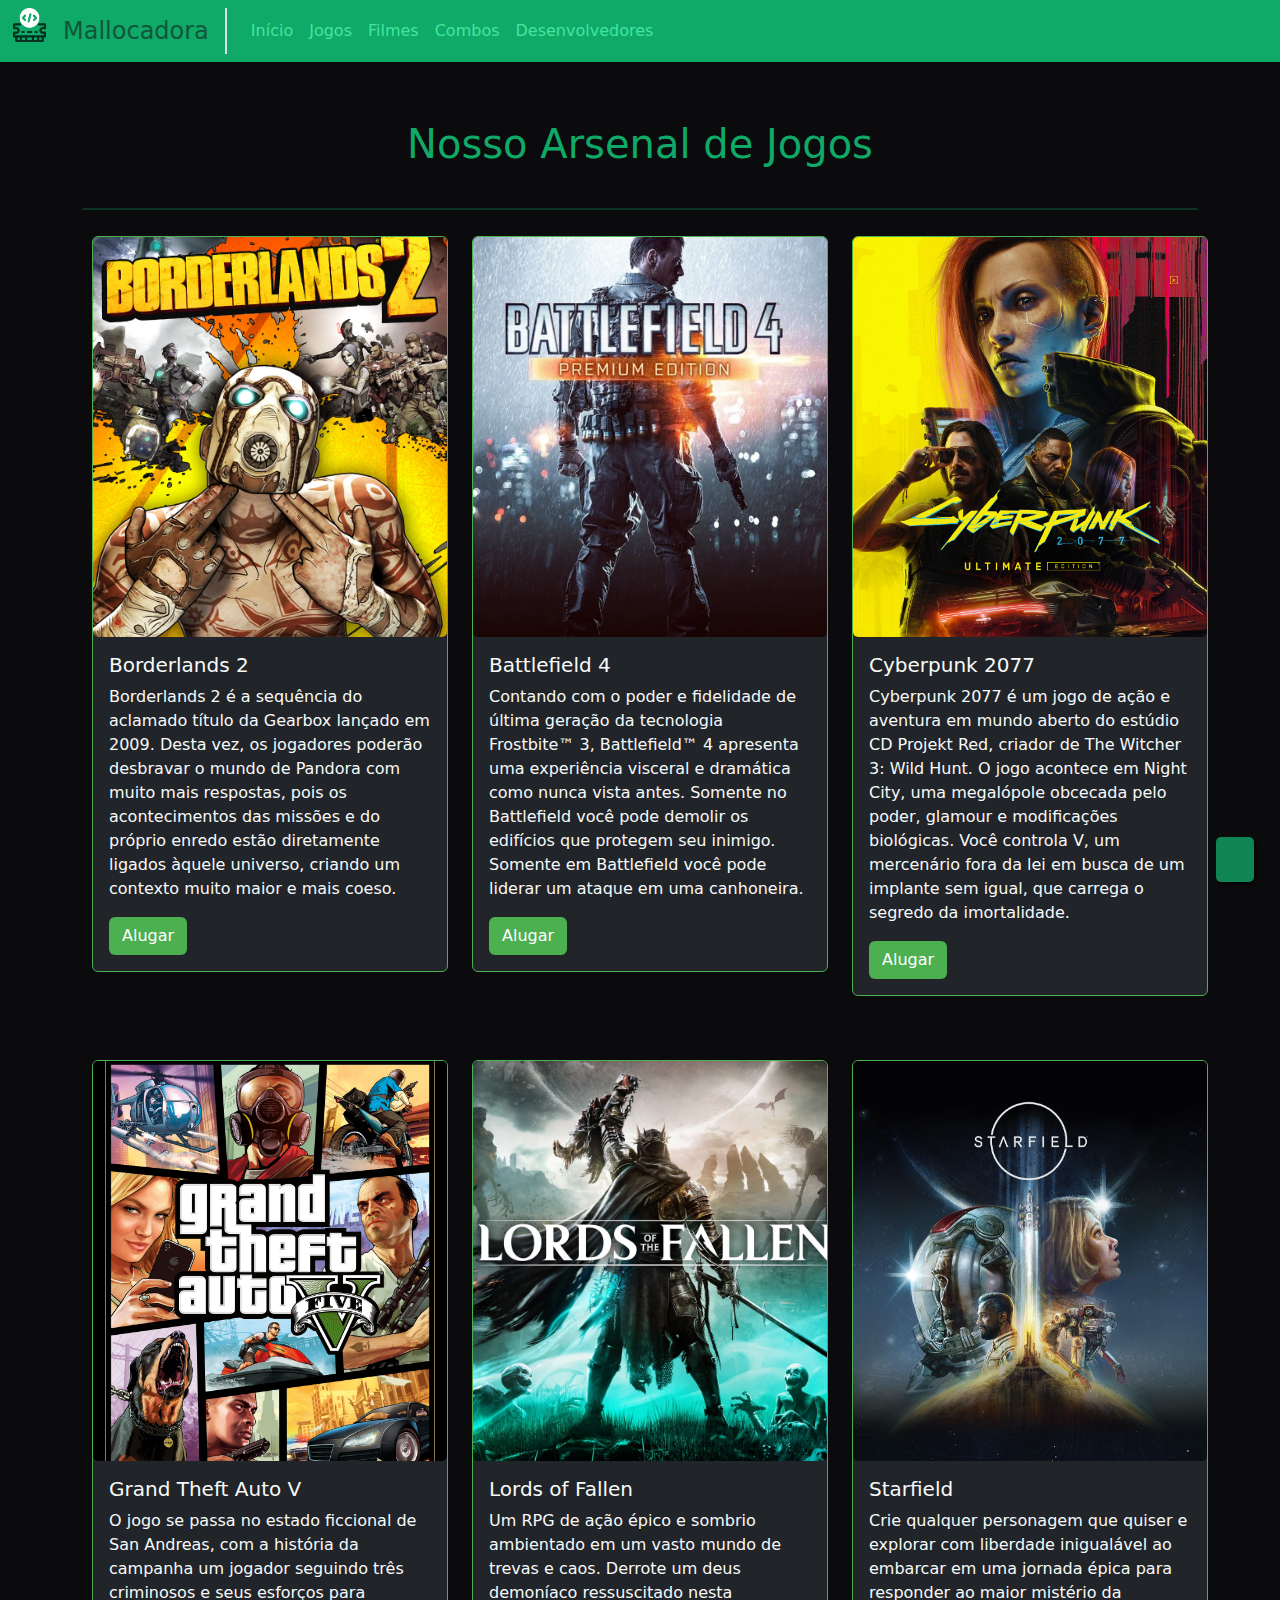
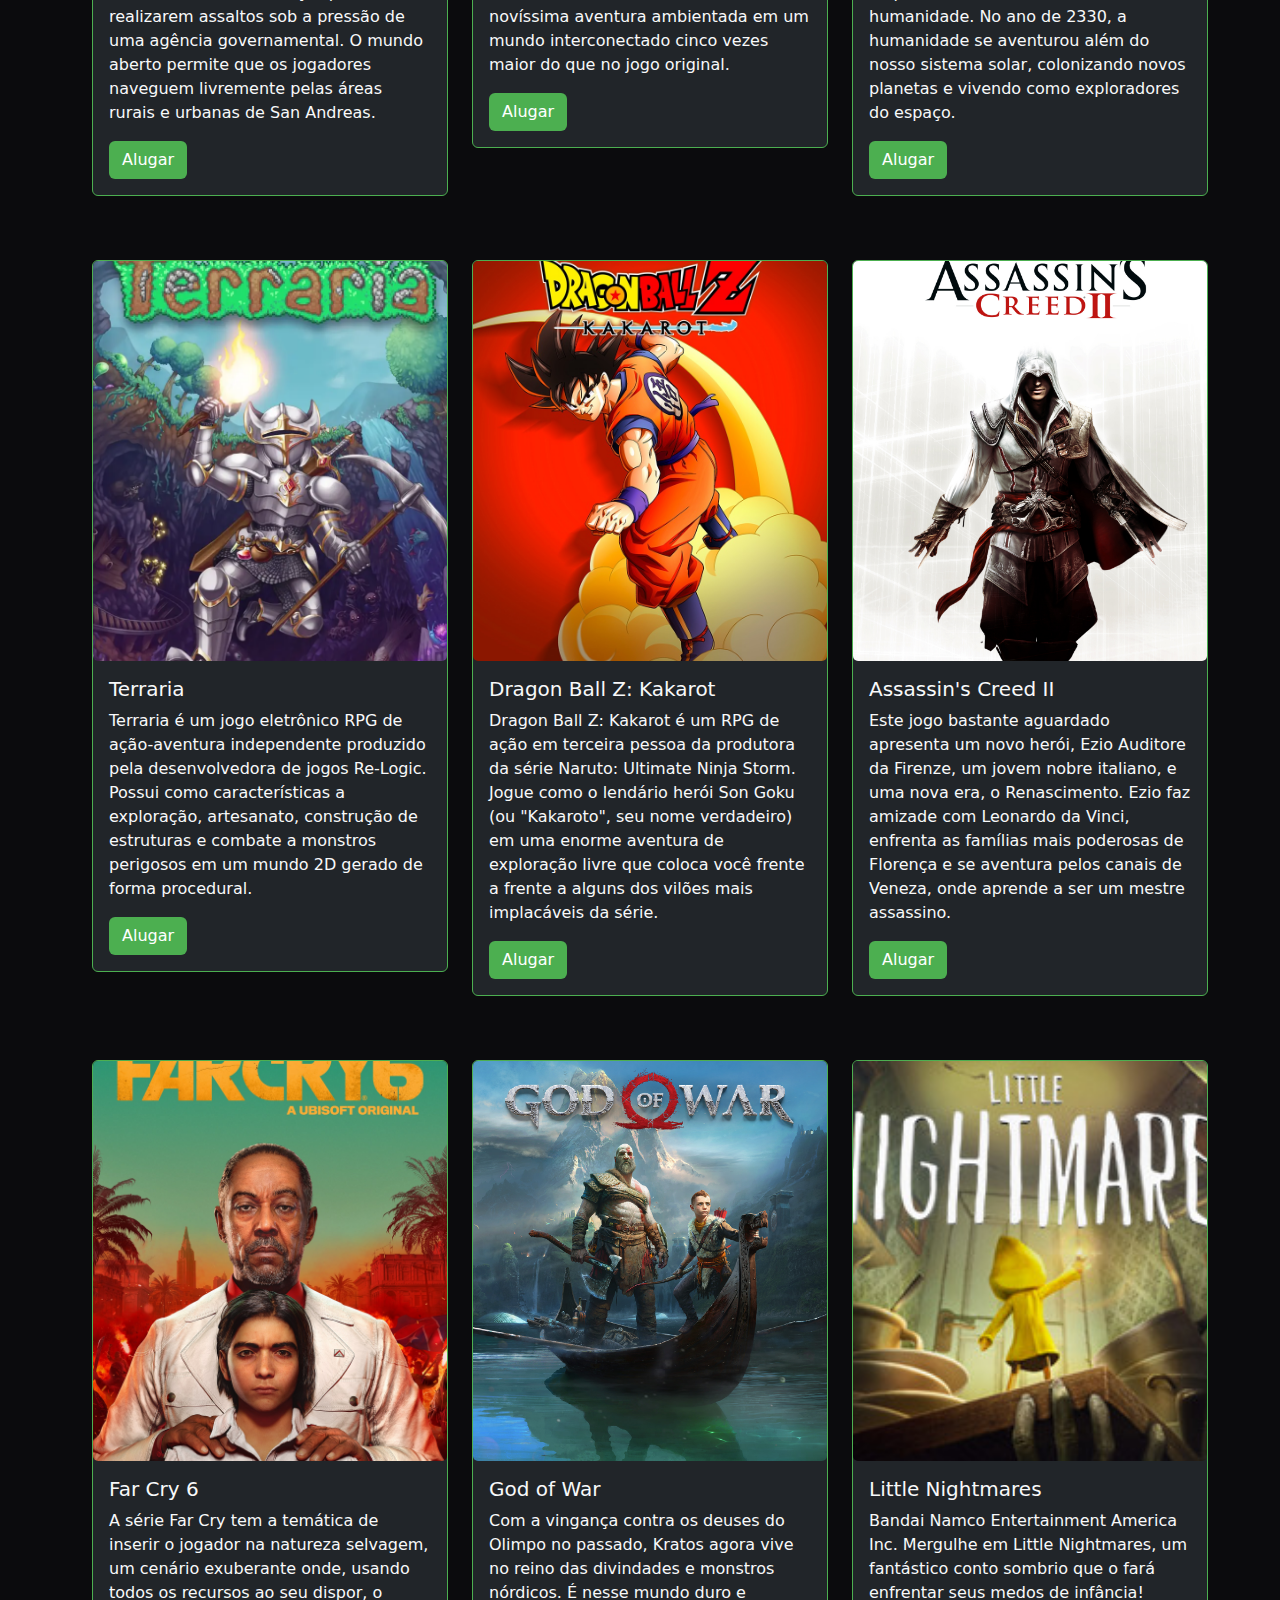
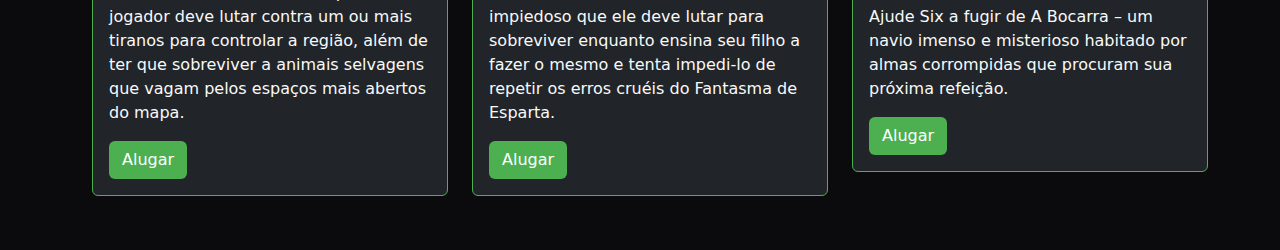
<file: src/view/jogos.html>
<!doctype html>
<html lang="pt-br">

<head>
    <meta charset="utf-8">
    <meta name="viewport" content="width=device-width, initial-scale=1">
    <title>Mallocadora - Jogos</title>
    <link href="https://cdn.jsdelivr.net/npm/bootstrap@5.3.3/dist/css/bootstrap.min.css" rel="stylesheet" integrity="sha384-QWTKZyjpPEjISv5WaRU9OFeRpok6YctnYmDr5pNlyT2bRjXh0JMhjY6hW+ALEwIH" crossorigin="anonymous">
    <link rel="stylesheet" href="../assets/css/cores.css">
    <link rel="stylesheet" href="../assets/css/index.css">
    <link rel="stylesheet" href="../assets/css/utilities.css">
    <link rel="icon" href="../assets/img/icons/mallocadora.png">
    <style>
        .card-midias img {
            height: 400px; /* Ajuste a altura conforme necessário */
            object-fit: cover; /* Garante que a imagem cubra totalmente o contêiner */
            width: 100%;
        }
        .card {
            margin-bottom: 30px;
        }
    </style>
</head>

<body class="bg-fundo-escuro" onload="escondeItensCarrinho()">
    <header>
        <nav class="navbar navbar-expand-lg bg-verde-principal fixed-top">
            <div class="container-fluid">
                <div class="d-flex justify-items-center">
                    <div>
                        <img src="../assets/img/icons/mallocadora.png" alt="logo da mallocadora" id="logo-navbar">
                    </div>
                    <a class="fs-4 ps-3 navbar-brand text-verde-escuro-medio border border-2 border-start-0 border-top-0 border-bottom-0 pe-3" href="index.html">Mallocadora</a>
                </div>
                <button class="navbar-toggler" type="button" data-bs-toggle="collapse" data-bs-target="#navbarNavAltMarkup" aria-controls="navbarNavAltMarkup" aria-expanded="false" aria-label="Toggle navigation">
                    <span class="navbar-toggler-icon"></span>
                </button>
                <div class="collapse navbar-collapse" id="navbarNavAltMarkup">
                    <div class="navbar-nav" id="links-navbar">
                        <a class="nav-link" aria-current="page" href="index.html">Início</a>
                        <a class="nav-link" href="jogos.html">Jogos</a>
                        <a class="nav-link" href="filmes.html">Filmes</a>
                        <a class="nav-link" href="combos.html">Combos</a>
                        <a class="nav-link active" href="desenvolvedores.html">Desenvolvedores</a>
                    </div>
                </div>
            </div>
        </nav>
        <button class="bg-verde-principal-escuro" id="carrinho" onclick="comutarItensCarrinho()">
            <lord-icon src="https://cdn.lordicon.com/odavpkmb.json" trigger="hover"
                colors="primary:#effef7,secondary:#0fa968">
            </lord-icon>
        </button>
    </header>

    <main class="text-verde-principal mt-5 pt-5">
        <div class="container">
            <h1 class="text-center py-4">Nosso Arsenal de Jogos</h1>
            <hr class="text-verde-principal border-2 rounded">
            <div class="row">
                <!-- Card de Jogo 1 -->
                <div class="col-md-4 mb-4">
                    <div class="card bg-dark text-light position-relative card-midias">
                        <img src="../assets/img/jogos/borderlands-2.jpg" class="card-img-top" alt="Borderlands 2">
                        <div class="card-body">
                            <h5 class="card-title">Borderlands 2</h5>
                            <p class="card-text">Borderlands 2 é a sequência do aclamado 
                                título da Gearbox lançado em 2009. Desta vez, os jogadores poderão desbravar o mundo de Pandora com muito mais respostas, 
                                pois os acontecimentos das missões e do próprio enredo estão diretamente ligados àquele universo, criando um contexto muito maior e mais coeso.</p>
                            <a class="btn btn-verde-principal" onclick="adicionarItemCarrinho('Borderlands 2', 20)">Alugar</a>
                        </div>
                    </div>
                </div>
                <!-- Card de Jogo 2 -->
                <div class="col-md-4 mb-4">
                    <div class="card bg-dark text-light position-relative card-midias">
                        <img src="../assets/img/jogos/battlefield-4.jpg" class="card-img-top" alt="Battlefield 4">
                        <div class="card-body">
                            <h5 class="card-title">Battlefield 4</h5>
                            <p class="card-text">Contando com o poder e fidelidade de última 
                                geração da tecnologia Frostbite™ 3, Battlefield™ 4 apresenta uma experiência visceral e dramática como nunca vista antes. Somente no Battlefield você pode demolir os edifícios que protegem seu inimigo.
                                Somente em Battlefield você pode liderar um ataque em uma canhoneira.</p>
                            <a class="btn btn-verde-principal" onclick="adicionarItemCarrinho('Battlefield 4', 25)">Alugar</a>
                        </div>
                    </div>
                </div>
                <!-- Card de Jogo 3 -->
                <div class="col-md-4 mb-4">
                    <div class="card bg-dark text-light position-relative card-midias">
                        <img src="../assets/img/jogos/cyberpunk-2077.jpg" class="card-img-top" alt="Cyberpunk 2077">
                        <div class="card-body">
                            <h5 class="card-title">Cyberpunk 2077</h5>
                            <p class="card-text">Cyberpunk 2077 é um jogo de ação e aventura em mundo aberto do estúdio CD Projekt Red, criador de The Witcher 3: Wild Hunt. 
                                O jogo acontece em Night City, uma megalópole obcecada pelo poder, glamour e modificações biológicas.
                                Você controla V, um mercenário fora da lei em busca de um implante sem igual, que carrega o segredo da imortalidade.</p>
                            <a class="btn btn-verde-principal" onclick="adicionarItemCarrinho('Cyberpunk 2077', 30)">Alugar</a>
                        </div>
                    </div>
                </div>
                <!-- Card de Jogo 4 -->
                <div class="col-md-4 mb-4">
                    <div class="card bg-dark text-light position-relative card-midias">
                        <img src="../assets/img/jogos/gta-v.jpg" class="card-img-top" alt="Grand Theft Auto V">
                        <div class="card-body">
                            <h5 class="card-title">Grand Theft Auto V</h5>
                            <p class="card-text">O jogo se passa no estado ficcional de San Andreas, com a história da campanha um jogador 
                                seguindo três criminosos e seus esforços para realizarem assaltos sob a pressão de uma agência governamental. 
                                O mundo aberto permite que os jogadores naveguem livremente pelas áreas rurais e urbanas de San Andreas.</p>
                            <a class="btn btn-verde-principal" onclick="adicionarItemCarrinho('GTA V', 25)">Alugar</a>
                        </div>
                    </div>
                </div>
                <!-- Card de Jogo 5 -->
                <div class="col-md-4 mb-4">
                    <div class="card bg-dark text-light position-relative card-midias">
                        <img src="../assets/img/jogos/lords-of-fallen.jpg" class="card-img-top" alt="Lords of Fallen">
                        <div class="card-body">
                            <h5 class="card-title">Lords of Fallen</h5>
                            <p class="card-text">Um RPG de ação épico e sombrio ambientado em um vasto mundo de trevas e caos. 
                                Derrote um deus demoníaco ressuscitado nesta novíssima aventura ambientada em um mundo interconectado cinco vezes maior do que no jogo original.</p>
                            <a class="btn btn-verde-principal" onclick="adicionarItemCarrinho('Lords of the Fallen', 25)">Alugar</a>
                        </div>
                    </div>
                </div>
                <!-- Card de Jogo 6 -->
                <div class="col-md-4 mb-4">
                    <div class="card bg-dark text-light position-relative card-midias">
                        <img src="../assets/img/jogos/starfield.jpg" class="card-img-top" alt="Starfield">
                        <div class="card-body">
                            <h5 class="card-title">Starfield</h5>
                            <p class="card-text">Crie qualquer personagem que quiser e explorar com liberdade inigualável ao 
                                embarcar em uma jornada épica para responder ao maior mistério da humanidade. 
                                No ano de 2330, a humanidade se aventurou além do nosso sistema solar, colonizando novos planetas e vivendo como exploradores do espaço.</p>
                            <a class="btn btn-verde-principal" onclick="adicionarItemCarrinho('Starfield', 35)">Alugar</a>
                        </div>
                    </div>
                </div>
                <!-- Card de Jogo 7 -->
                <div class="col-md-4 mb-4">
                    <div class="card bg-dark text-light position-relative card-midias">
                        <img src="../assets/img/jogos/teraria.jpg" class="card-img-top" alt="Terraria">
                        <div class="card-body">
                            <h5 class="card-title">Terraria</h5>
                            <p class="card-text">Terraria é um jogo eletrônico RPG de ação-aventura independente produzido pela desenvolvedora de jogos Re-Logic. 
                                Possui como características a exploração, artesanato, construção de estruturas e combate a monstros perigosos em um mundo 2D gerado de forma procedural.</p>
                            <a class="btn btn-verde-principal" onclick="adicionarItemCarrinho('Terraria', 15)">Alugar</a>
                        </div>
                    </div>
                </div>
                <!-- Card de Jogo 8 -->
                <div class="col-md-4 mb-4">
                    <div class="card bg-dark text-light position-relative card-midias">
                        <img src="../assets/img/jogos/dragon-ball-kakarot.jpg" class="card-img-top" alt="Dragon Ball Z: Kakarot">
                        <div class="card-body">
                            <h5 class="card-title">Dragon Ball Z: Kakarot</h5>
                            <p class="card-text">Dragon Ball Z: Kakarot é um RPG de ação em terceira pessoa da produtora da série Naruto: Ultimate Ninja Storm. Jogue como o 
                                lendário herói Son Goku (ou "Kakaroto", seu nome verdadeiro) em uma enorme aventura de exploração livre que coloca você frente a frente a 
                                alguns dos vilões mais implacáveis da série.</p>
                            <a class="btn btn-verde-principal" onclick="adicionarItemCarrinho('Dragon Ball Z: Kakarot', 35)">Alugar</a>
                        </div>
                    </div>
                </div>
                <!-- Card de Jogo 9 -->
                <div class="col-md-4 mb-4">
                    <div class="card bg-dark text-light position-relative card-midias">
                        <img src="../assets/img/jogos/assassins-creed-II.jpg" class="card-img-top" alt="Assassin's Creed II">
                        <div class="card-body">
                            <h5 class="card-title">Assassin's Creed II</h5>
                            <p class="card-text">Este jogo bastante aguardado apresenta um novo herói, 
                                Ezio Auditore da Firenze, um jovem nobre italiano, e uma nova era, o Renascimento. 
                                Ezio faz amizade com Leonardo da Vinci, enfrenta as famílias mais poderosas de Florença e se aventura pelos canais de Veneza, onde aprende a ser um mestre assassino.</p>
                            <a class="btn btn-verde-principal" onclick="adicionarItemCarrinho('Assassin\'s Creed II', 19)">Alugar</a>
                        </div>
                    </div>
                </div>
                <!-- Card de Jogo 10 -->
                <div class="col-md-4 mb-4">
                    <div class="card bg-dark text-light position-relative card-midias">
                        <img src="../assets/img/jogos/far-cry-6.jpg" class="card-img-top" alt="Far Cry 6">
                        <div class="card-body">
                            <h5 class="card-title">Far Cry 6</h5>
                            <p class="card-text">A série Far Cry tem a temática de inserir o jogador na natureza selvagem, 
                                um cenário exuberante onde, usando todos os recursos ao seu dispor, 
                                o jogador deve lutar contra um ou mais tiranos para controlar a região, além de ter que sobreviver a animais selvagens que vagam pelos espaços mais abertos do mapa.</p>
                            <a class="btn btn-verde-principal" onclick="adicionarItemCarrinho('Far Cry 6', 25)">Alugar</a>
                        </div>
                    </div>
                </div>
                <!-- Card de Jogo 11 -->
                <div class="col-md-4 mb-4">
                    <div class="card bg-dark text-light position-relative card-midias">
                        <img src="../assets/img/jogos/god-of-war.jpg" class="card-img-top" alt="God of War">
                        <div class="card-body">
                            <h5 class="card-title">God of War</h5>
                            <p class="card-text">Com a vingança contra os deuses do Olimpo no passado, Kratos agora vive no reino das divindades e monstros nórdicos. 
                                É nesse mundo duro e impiedoso que ele deve lutar para sobreviver enquanto ensina seu filho a fazer o mesmo e tenta 
                                impedi-lo de repetir os erros cruéis do Fantasma de Esparta.</p>
                            <a class="btn btn-verde-principal" onclick="adicionarItemCarrinho('God of War', 30)">Alugar</a>
                        </div>
                    </div>
                </div>
                <!-- Card de Jogo 12 -->
                <div class="col-md-4 mb-4">
                    <div class="card bg-dark text-light position-relative card-midias">
                        <img src="../assets/img/jogos/little-nightmares.jpg" class="card-img-top" alt="Little Nightmares">
                        <div class="card-body">
                            <h5 class="card-title">Little Nightmares</h5>
                            <p class="card-text">Bandai Namco Entertainment America Inc. Mergulhe em Little Nightmares, 
                                um fantástico conto sombrio que o fará enfrentar seus medos de infância! 
                                Ajude Six a fugir de A Bocarra – um navio imenso e misterioso habitado por almas corrompidas que procuram sua próxima refeição.</p>
                            <a class="btn btn-verde-principal" onclick="adicionarItemCarrinho('Little Nightmares', 10)">Alugar</a>
                        </div>
                    </div>
                </div>
    </main>
                <aside class="bg-dark position-fixed d-inline-block" id="itens-carrinho">
                    <button class="d-inline-block position-absolute"                        
                            id="fechar-itens-carrinho"
                            onclick="comutarItensCarrinho()">
                        <img src="../assets/img/icons/fechar.svg" alt="">
                    </button>
                    <h2 class="text-verde-claro text-center">Itens Alugados</h2>
                    <hr>
                    <ol id="lista-itens-alugados" class="overflow-y-scroll h-50">
                    </ol>
                    <hr>
                    <div id="totais">
                        <p class="fs-2">Total: R$ <span class="text-verde-claro fw-bold" id="total-itens-alugados">0</span></p>
                </div>
                </aside>
                <footer>

                </footer>
                <script src="https://cdn.jsdelivr.net/npm/bootstrap@5.3.3/dist/js/bootstrap.bundle.min.js"
                    integrity="sha384-YvpcrYf0tY3lHB60NNkmXc5s9fDVZLESaAA55NDzOxhy9GkcIdslK1eN7N6jIeHz"
                    crossorigin="anonymous"></script>
                <script src="../js/index.js"></script>
                <script src="https://cdn.lordicon.com/lordicon.js"></script>
</body>
        
</html>
</file>
<file: src/assets/css/cores.css>
:root {
    --verde-principal: #0fa968;
    --verde-escuro-max: #03301f;
    --verde-muito-claro: #effef7;
    --verde-escuro-medio: #11563a;
    --verde-claro: #43e5a0;
    --verde-principal-escuro: #108554;
    --fundo-escuro: #0B0B0D;
}

/* 
=================================
           backgrounds
================================= 
*/

.bg-verde-principal{
    background-color: var(--verde-principal);
}

.bg-verde-escuro-medio{
    background-color: var(--verde-escuro-medio);
}

.bg-verde-escuro{
    background-color: var(--verde-escuro-max);
}

.bg-verde-muito-claro{
    background-color: var(--verde-muito-claro);
}

.bg-verde-claro{
    background-color: var(--verde-claro);
}

.bg-verde-principal-escuro{
    background-color: var(--verde-principal-escuro);
}

.bg-fundo-escuro{
    background-color: var(--fundo-escuro);
}

/* 
=================================
              texto
================================= 
*/

.text-verde-principal{
color: var(--verde-principal);
}

.text-verde-escuro{
    color: var(--verde-escuro-max);
}

.text-verde-muito-claro{
    color: var(--verde-muito-claro);
}

.text-verde-escuro-medio{
    color: var(--verde-escuro-medio);
}

.text-verde-claro{
    color: var(--verde-claro);
}

.text-verde-principal-escuro{
    color: var(--verde-principal-escuro);
}

.text-fundo-escuro{
    color: var(--fundo-escuro);
}
</file>
<file: src/assets/css/index.css>
@import 'cores.css';

#links-navbar{
    & a{
        color: var(--verde-claro);
        transition: 200ms;
    }
}

#links-navbar:hover{
    & a:hover{
        color: var(--verde-muito-claro);
    }
}

#logo-navbar{
width: 35px;
    object-fit: contain;
}

#banner-imagem-home{
    position: relative;
    top: 0;
    display: inline-block;
    height: 20%;
    width: 100%;
}

#banner-imagem-home img{
    width: 100%;
    height: 500px;
    object-fit: cover;
}

#chamada-banner{
    height: 400px;
}

#imagens-apresentacao{
    & img{
        width: 200px;
    }
}

.card-opcoes{
    transition: 500ms;

    & lord-icon{
        width: 100%;
        height: 200px;
    }
}

.card-opcoes:hover{
    background-color: var(--verde-escuro-medio);
    transition: 500ms;
}

.card-midias{
    transition: 500ms;
    cursor: pointer;
    display: flex;
    justify-content: center;
    width: 100%;
    margin: 10px;
    & img{
        border-radius: 5px;
        object-fit: cover;
    }

    & .legenda-midia {
        color: var(--verde-muito-claro);
        width: 50%;
        text-align: center;
        transition: 100ms;
        visibility: hidden;
        display: inline-block;
        position: absolute;
        border-radius: 5px ;
        bottom: 0;
        margin: 5px;
        padding: 0%;
    }
}

.card-midias:hover{
    transform: scale(1.05);

    & .legenda-midia{
        background-color: var(--verde-principal);
        visibility: visible;
    }
}
.card.bg-dark {
    border: 1px solid #4CAF50;
}

.btn-verde-principal {
    background-color: #4CAF50;
    color: #fff;
}

.btn-verde-principal:hover {
    background-color: #45a049;
}

#carrinho{
    display: flex;
    justify-content: center;
    position: fixed;
    bottom: 2%;
    right: 2%;
    z-index: 6;
    width: 3%;
    height: 5%;
    border-radius: 5px;
    padding: 2px;
    align-items: center;
    cursor: pointer;
    transition: 250ms;
    box-shadow: 3px 3px 3px rgba(0, 0, 0, 0.434);
    outline: none;
    border: none;

    & lord-icon{
        width: 100%;
        height: 100%;
    }
}

#carrinho:hover{
    background-color: var(--verde-escuro-medio);
    transform: scale(1.05);
}

#itens-carrinho{
    color: var(--verde-muito-claro);
    right: 0%;
    top: 0%;
    width: 15%;
    height: 100%;
    z-index: 6;
    padding: 5% 10px;

    & #fechar-itens-carrinho{
        background-color: transparent;
        outline: none;
        border: none;
        top: 7%;
        right: 2%;
        cursor: pointer;
    }

    & ol{
        color: var(--verde-muito-claro);
        font-size: 20px;
        & p{
            color: var(--verde-principal);
            display: inline-block;
            position: absolute;
            right: 3%;
            font-size: 20px;
        }
    }
}
</file>
<file: src/assets/css/utilities.css>
@import url(../css/cores.css);

/* 
=================================
             bordas
================================= 
*/

.border-separador{
    border-right: solid white;
}

/* 
=================================
             cursor
================================= 
*/

.cursor-pointer{
    cursor: pointer;
}

::-webkit-scrollbar{
    width: 2px;
    height: 2px;
}

::-webkit-scrollbar-track{
    background-color: none;
}

::-webkit-scrollbar-thumb{
    background-color: var(--verde-principal);
}

::selection{
    background-color: var(--verde-escuro-medio);
}
</file>
<file: src/assets/css/desenvolvedores.css>
@import url(cores.css);

body {
    padding-top: 70px;
}

.card-img-top {
    object-fit: cover;
}

.links-github{
    width: 7%;
    transition: 250ms;
    & img{
        display: inline-block;
        object-fit: cover;
        width: 100%;
        height: 100%;
    }
}

.links-github:hover{
    transform: scale(1.05);
}

.card-dev{
    border: solid 2px red;
    transition: 250ms;
}

.card-dev:hover{
    border: solid 1px var(--verde-principal);
    transform: scale(1.05);
}
</file>
